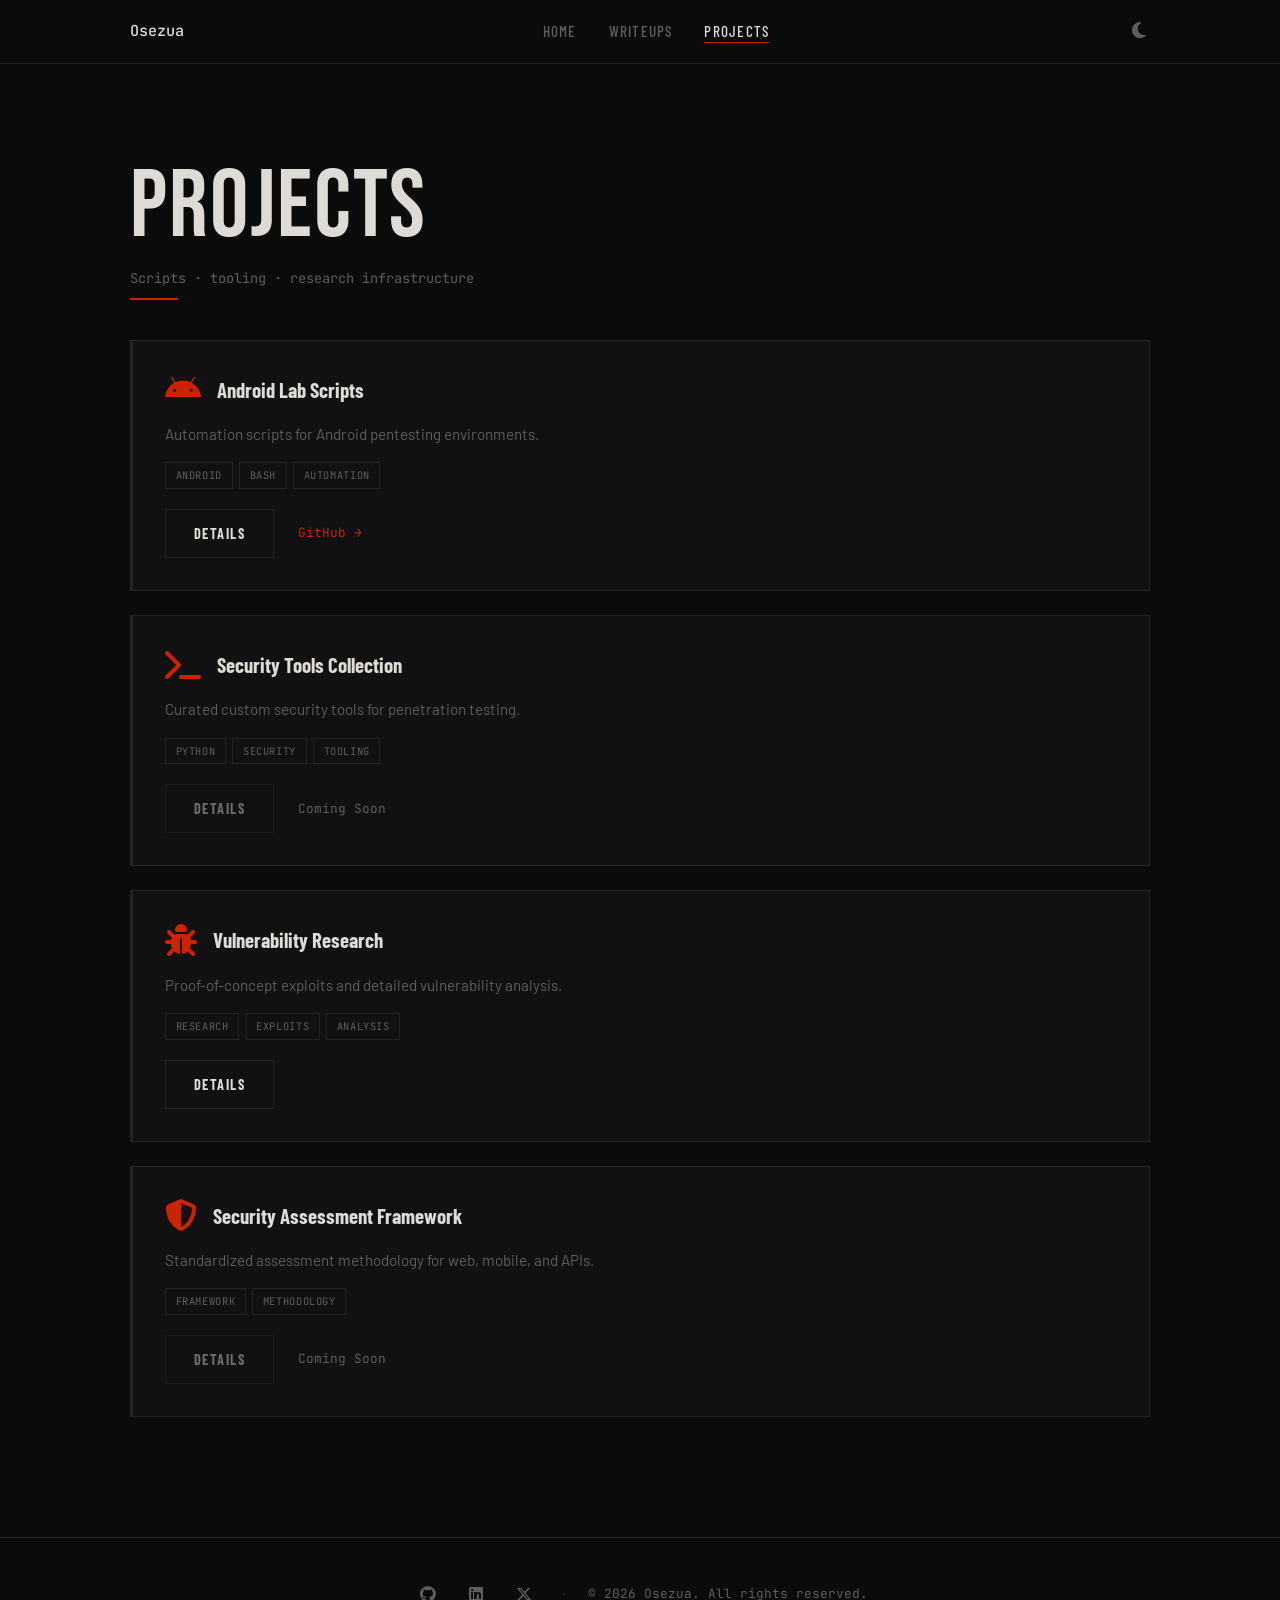
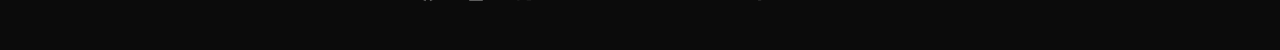
<file: projects.html>
<!DOCTYPE html>
<html lang="en">
<head>
  <meta charset="UTF-8">
  <meta name="viewport" content="width=device-width, initial-scale=1.0">
  <title>Projects | Osezua</title>
  <meta name="description" content="Cybersecurity projects, tools, and research by Osezua.">

  <link rel="preconnect" href="https://fonts.googleapis.com">
  <link rel="preconnect" href="https://fonts.gstatic.com" crossorigin>
  <link href="https://fonts.googleapis.com/css2?family=Bebas+Neue&family=Barlow+Condensed:wght@500;700&family=Barlow:wght@400;500&family=JetBrains+Mono:wght@400;500&display=swap" rel="stylesheet">

  <link rel="stylesheet" href="https://cdnjs.cloudflare.com/ajax/libs/font-awesome/6.4.2/css/all.min.css">
  <link rel="stylesheet" href="global.css">
</head>
<body>

  <header class="header">
    <div class="header-content">
      <a href="index.html" class="logo">Osezua</a>

      <nav class="nav" aria-label="Primary">
        <a href="index.html" class="nav-link">Home</a>
        <a href="writeups.html" class="nav-link">Writeups</a>
        <a href="projects.html" class="nav-link">Projects</a>
      </nav>

      <div class="header-trailing">
        <button type="button" class="theme-toggle" aria-label="Toggle theme">
          <i class="fas fa-moon" aria-hidden="true"></i>
        </button>
        <button type="button" class="hamburger" aria-label="Open menu">
          <span></span>
          <span></span>
          <span></span>
        </button>
      </div>
    </div>
  </header>

  <div class="mobile-menu">
    <button type="button" class="mobile-menu-close" aria-label="Close menu">
      <i class="fas fa-times" aria-hidden="true"></i>
    </button>
    <nav class="mobile-nav" aria-label="Mobile">
      <a href="index.html" class="mobile-nav-link">Home</a>
      <a href="writeups.html" class="mobile-nav-link">Writeups</a>
      <a href="projects.html" class="mobile-nav-link">Projects</a>
    </nav>
  </div>

  <main>
    <section class="section">
      <div class="container">
        <header class="page-header-block">
          <h1 class="page-title-display">Projects</h1>
          <p class="page-subtitle-mono">Scripts · tooling · research infrastructure</p>
          <span class="page-accent-rule" aria-hidden="true"></span>
        </header>

        <article class="project-card">
          <div class="project-card-head">
            <i class="fab fa-android project-card-icon" aria-hidden="true"></i>
            <h2 class="project-card-title">Android Lab Scripts</h2>
          </div>
          <p class="project-card-desc">Automation scripts for Android pentesting environments.</p>
          <div class="project-card-tags">
            <span class="tag">Android</span>
            <span class="tag">Bash</span>
            <span class="tag">Automation</span>
          </div>
          <div class="project-card-links">
            <a href="Projects/android-lab-scripts.html" class="btn-ghost">Details</a>
            <a href="https://github.com/0s3zu4/android-lab-scripts" target="_blank" rel="noopener noreferrer" class="project-github-link">GitHub →</a>
          </div>
        </article>

        <article class="project-card">
          <div class="project-card-head">
            <i class="fas fa-terminal project-card-icon" aria-hidden="true"></i>
            <h2 class="project-card-title">Security Tools Collection</h2>
          </div>
          <p class="project-card-desc">Curated custom security tools for penetration testing.</p>
          <div class="project-card-tags">
            <span class="tag">Python</span>
            <span class="tag">Security</span>
            <span class="tag">Tooling</span>
          </div>
          <div class="project-card-links">
            <span class="btn-ghost is-disabled" role="note">Details</span>
            <span class="project-soon">Coming Soon</span>
          </div>
        </article>

        <article class="project-card">
          <div class="project-card-head">
            <i class="fas fa-bug project-card-icon" aria-hidden="true"></i>
            <h2 class="project-card-title">Vulnerability Research</h2>
          </div>
          <p class="project-card-desc">Proof-of-concept exploits and detailed vulnerability analysis.</p>
          <div class="project-card-tags">
            <span class="tag">Research</span>
            <span class="tag">Exploits</span>
            <span class="tag">Analysis</span>
          </div>
          <div class="project-card-links">
            <a href="writeups.html" class="btn-ghost">Details</a>
          </div>
        </article>

        <article class="project-card">
          <div class="project-card-head">
            <i class="fas fa-shield-alt project-card-icon" aria-hidden="true"></i>
            <h2 class="project-card-title">Security Assessment Framework</h2>
          </div>
          <p class="project-card-desc">Standardized assessment methodology for web, mobile, and APIs.</p>
          <div class="project-card-tags">
            <span class="tag">Framework</span>
            <span class="tag">Methodology</span>
          </div>
          <div class="project-card-links">
            <span class="btn-ghost is-disabled" role="note">Details</span>
            <span class="project-soon">Coming Soon</span>
          </div>
        </article>

      </div>
    </section>
  </main>

  <footer class="footer">
    <div class="footer-content">
      <div class="social-links">
        <a href="https://github.com/0s3zu4" target="_blank" rel="noopener noreferrer" class="social-link" title="GitHub">
          <i class="fab fa-github" aria-hidden="true"></i>
        </a>
        <a href="https://www.linkedin.com/in/osezua-agboifoh/" target="_blank" rel="noopener noreferrer" class="social-link" title="LinkedIn">
          <i class="fab fa-linkedin" aria-hidden="true"></i>
        </a>
        <a href="https://x.com/__zua" target="_blank" rel="noopener noreferrer" class="social-link" title="X (Twitter)">
          <i class="fab fa-x-twitter" aria-hidden="true"></i>
        </a>
      </div>
      <span class="footer-sep" aria-hidden="true">&middot;</span>
      <span class="footer-copy">&copy; 2026 Osezua. All rights reserved.</span>
    </div>
  </footer>

  <script src="global.js"></script>
</body>
</html>
</file>
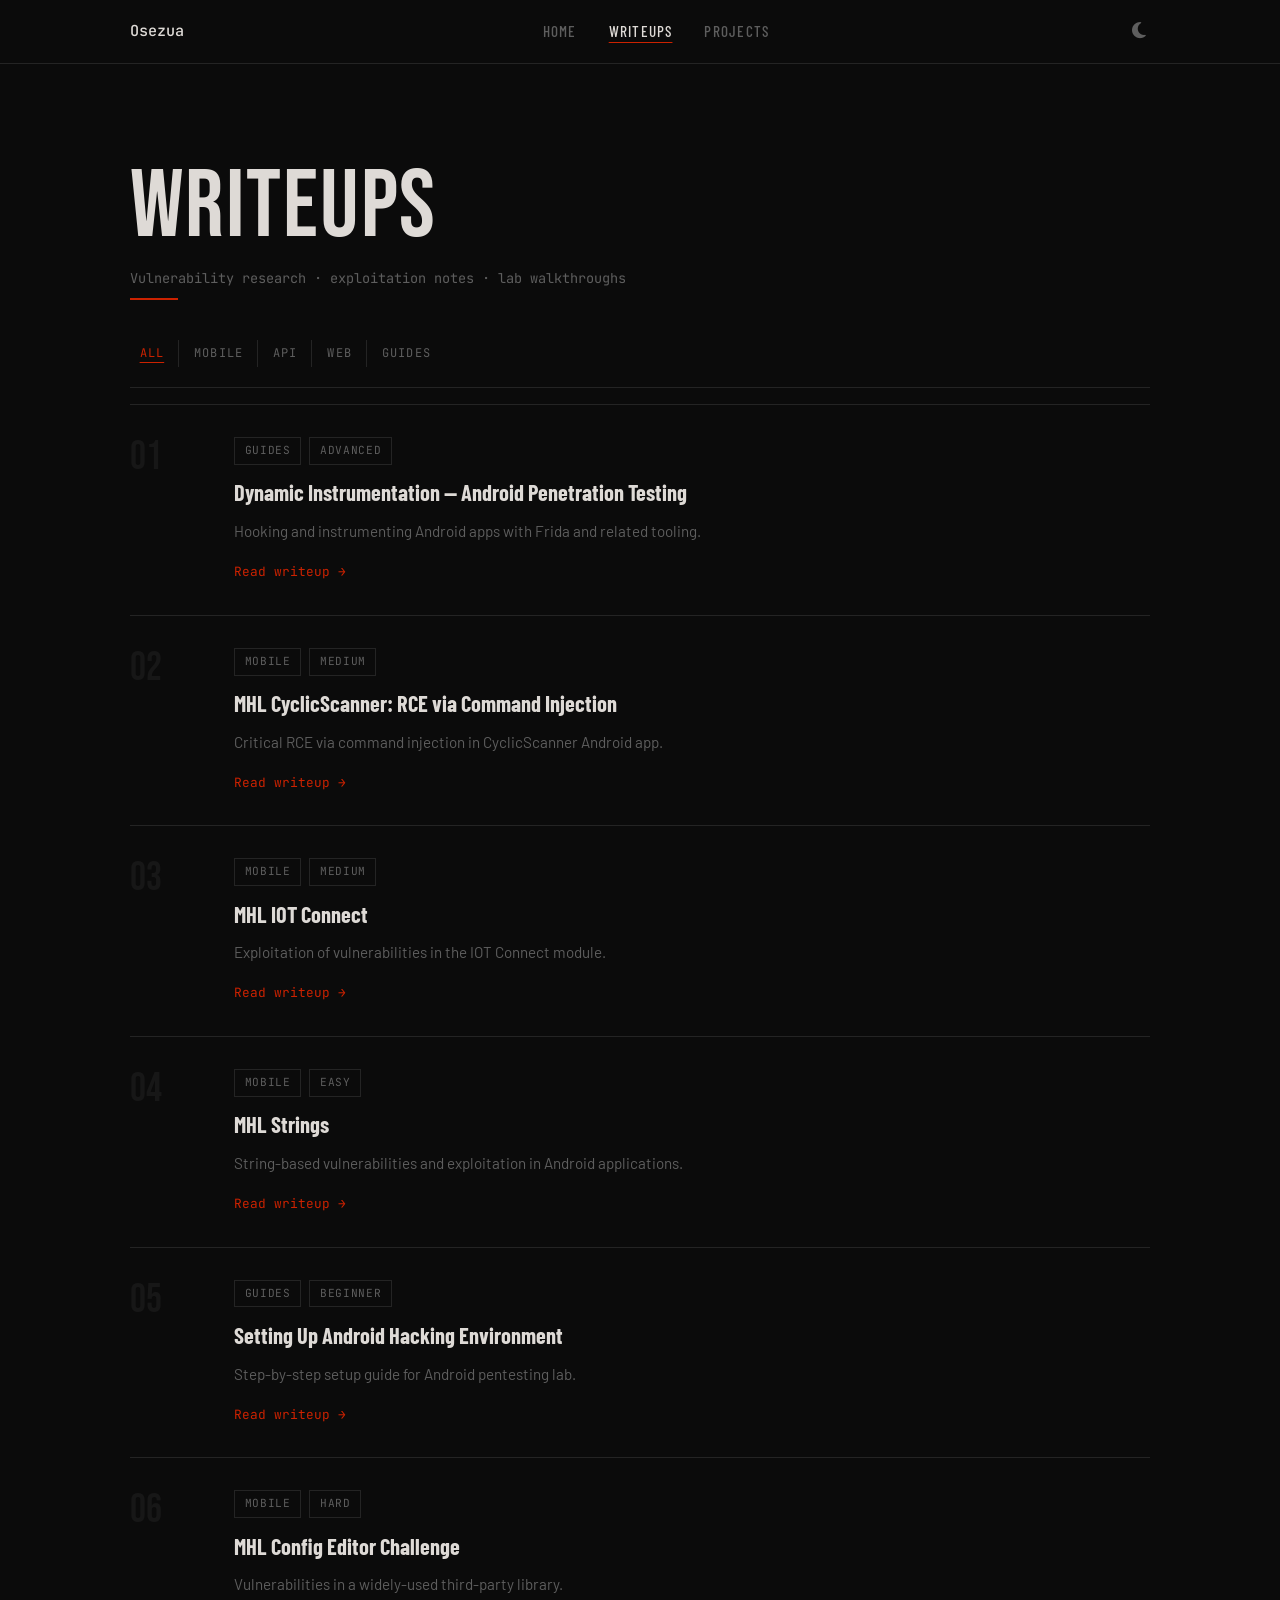
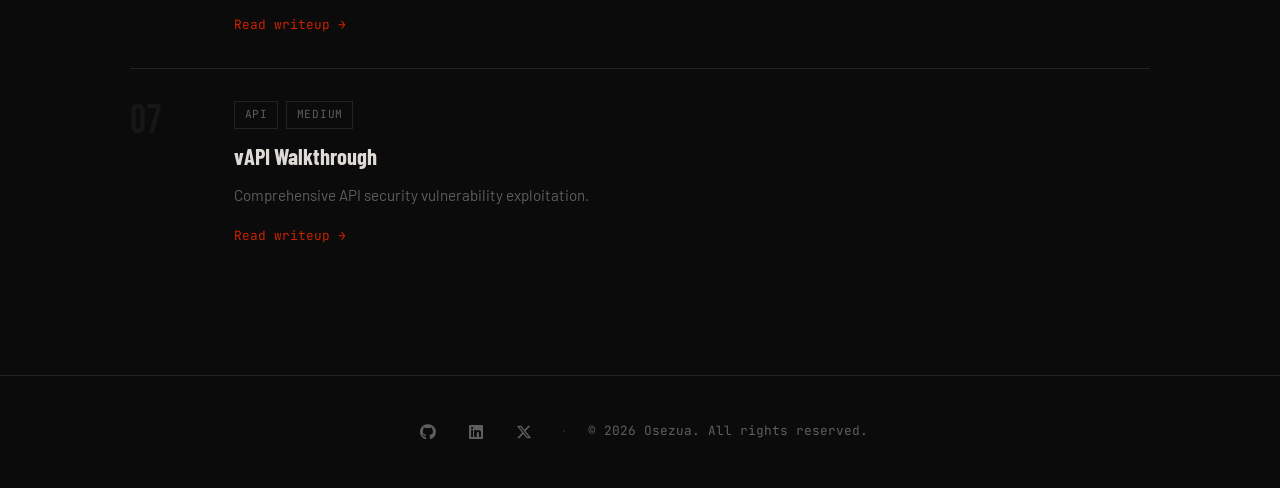
<file: writeups.html>
<!DOCTYPE html>
<html lang="en">
<head>
  <meta charset="UTF-8">
  <meta name="viewport" content="width=device-width, initial-scale=1.0">
  <title>Writeups | Osezua</title>
  <meta name="description" content="Cybersecurity writeups, vulnerability analysis, and security research.">

  <link rel="preconnect" href="https://fonts.googleapis.com">
  <link rel="preconnect" href="https://fonts.gstatic.com" crossorigin>
  <link href="https://fonts.googleapis.com/css2?family=Bebas+Neue&family=Barlow+Condensed:wght@500;700&family=Barlow:wght@400;500&family=JetBrains+Mono:wght@400;500&display=swap" rel="stylesheet">

  <link rel="stylesheet" href="https://cdnjs.cloudflare.com/ajax/libs/font-awesome/6.4.2/css/all.min.css">
  <link rel="stylesheet" href="global.css">
</head>
<body>

  <header class="header">
    <div class="header-content">
      <a href="index.html" class="logo">Osezua</a>

      <nav class="nav" aria-label="Primary">
        <a href="index.html" class="nav-link">Home</a>
        <a href="writeups.html" class="nav-link">Writeups</a>
        <a href="projects.html" class="nav-link">Projects</a>
      </nav>

      <div class="header-trailing">
        <button type="button" class="theme-toggle" aria-label="Toggle theme">
          <i class="fas fa-moon" aria-hidden="true"></i>
        </button>
        <button type="button" class="hamburger" aria-label="Open menu">
          <span></span>
          <span></span>
          <span></span>
        </button>
      </div>
    </div>
  </header>

  <div class="mobile-menu">
    <button type="button" class="mobile-menu-close" aria-label="Close menu">
      <i class="fas fa-times" aria-hidden="true"></i>
    </button>
    <nav class="mobile-nav" aria-label="Mobile">
      <a href="index.html" class="mobile-nav-link">Home</a>
      <a href="writeups.html" class="mobile-nav-link">Writeups</a>
      <a href="projects.html" class="mobile-nav-link">Projects</a>
    </nav>
  </div>

  <main>
    <section class="section">
      <div class="container">
        <header class="page-header-block">
          <h1 class="page-title-display">Writeups</h1>
          <p class="page-subtitle-mono">Vulnerability research · exploitation notes · lab walkthroughs</p>
          <span class="page-accent-rule" aria-hidden="true"></span>
        </header>

        <div class="filter-bar" role="toolbar" aria-label="Filter by category">
          <button type="button" data-filter="all" class="filter-btn active">All</button>
          <button type="button" data-filter="mobile" class="filter-btn">Mobile</button>
          <button type="button" data-filter="api" class="filter-btn">API</button>
          <button type="button" data-filter="web" class="filter-btn">Web</button>
          <button type="button" data-filter="guides" class="filter-btn">Guides</button>
        </div>

        <div class="writeups-editorial">

          <article class="writeup-entry" data-category="guides">
            <span class="entry-num" aria-hidden="true">01</span>
            <div>
              <div class="entry-tags">
                <span class="tag">Guides</span>
                <span class="tag">Advanced</span>
              </div>
              <h2 class="entry-title">
                <a href="./writeups/Android_Dynamic_Instrumentation.html">Dynamic Instrumentation — Android Penetration Testing</a>
              </h2>
              <p class="entry-desc">Hooking and instrumenting Android apps with Frida and related tooling.</p>
              <a href="./writeups/Android_Dynamic_Instrumentation.html" class="entry-link">Read writeup →</a>
            </div>
          </article>

          <article class="writeup-entry" data-category="mobile">
            <span class="entry-num" aria-hidden="true">02</span>
            <div>
              <div class="entry-tags">
                <span class="tag">Mobile</span>
                <span class="tag">Medium</span>
              </div>
              <h2 class="entry-title">
                <a href="./writeups/MHL_Cyclicscanner.html">MHL CyclicScanner: RCE via Command Injection</a>
              </h2>
              <p class="entry-desc">Critical RCE via command injection in CyclicScanner Android app.</p>
              <a href="./writeups/MHL_Cyclicscanner.html" class="entry-link">Read writeup →</a>
            </div>
          </article>

          <article class="writeup-entry" data-category="mobile">
            <span class="entry-num" aria-hidden="true">03</span>
            <div>
              <div class="entry-tags">
                <span class="tag">Mobile</span>
                <span class="tag">Medium</span>
              </div>
              <h2 class="entry-title">
                <a href="./writeups/MHL_IOTConnect.html">MHL IOT Connect</a>
              </h2>
              <p class="entry-desc">Exploitation of vulnerabilities in the IOT Connect module.</p>
              <a href="./writeups/MHL_IOTConnect.html" class="entry-link">Read writeup →</a>
            </div>
          </article>

          <article class="writeup-entry" data-category="mobile">
            <span class="entry-num" aria-hidden="true">04</span>
            <div>
              <div class="entry-tags">
                <span class="tag">Mobile</span>
                <span class="tag">Easy</span>
              </div>
              <h2 class="entry-title">
                <a href="./writeups/MHL_Strings.html">MHL Strings</a>
              </h2>
              <p class="entry-desc">String-based vulnerabilities and exploitation in Android applications.</p>
              <a href="./writeups/MHL_Strings.html" class="entry-link">Read writeup →</a>
            </div>
          </article>

          <article class="writeup-entry" data-category="guides">
            <span class="entry-num" aria-hidden="true">05</span>
            <div>
              <div class="entry-tags">
                <span class="tag">Guides</span>
                <span class="tag">Beginner</span>
              </div>
              <h2 class="entry-title">
                <a href="./writeups/SETTING UP ANDROID HACKING ENVIRONMENT.html">Setting Up Android Hacking Environment</a>
              </h2>
              <p class="entry-desc">Step-by-step setup guide for Android pentesting lab.</p>
              <a href="./writeups/SETTING UP ANDROID HACKING ENVIRONMENT.html" class="entry-link">Read writeup →</a>
            </div>
          </article>

          <article class="writeup-entry" data-category="mobile">
            <span class="entry-num" aria-hidden="true">06</span>
            <div>
              <div class="entry-tags">
                <span class="tag">Mobile</span>
                <span class="tag">Hard</span>
              </div>
              <h2 class="entry-title">
                <a href="./writeups/HACKING LABS-CONFIG EDITOR.html">MHL Config Editor Challenge</a>
              </h2>
              <p class="entry-desc">Vulnerabilities in a widely-used third-party library.</p>
              <a href="./writeups/HACKING LABS-CONFIG EDITOR.html" class="entry-link">Read writeup →</a>
            </div>
          </article>

          <article class="writeup-entry" data-category="api">
            <span class="entry-num" aria-hidden="true">07</span>
            <div>
              <div class="entry-tags">
                <span class="tag">API</span>
                <span class="tag">Medium</span>
              </div>
              <h2 class="entry-title">
                <a href="./writeups/vAPI.html">vAPI Walkthrough</a>
              </h2>
              <p class="entry-desc">Comprehensive API security vulnerability exploitation.</p>
              <a href="./writeups/vAPI.html" class="entry-link">Read writeup →</a>
            </div>
          </article>

        </div>
      </div>
    </section>
  </main>

  <footer class="footer">
    <div class="footer-content">
      <div class="social-links">
        <a href="https://github.com/0s3zu4" target="_blank" rel="noopener noreferrer" class="social-link" title="GitHub">
          <i class="fab fa-github" aria-hidden="true"></i>
        </a>
        <a href="https://www.linkedin.com/in/osezua-agboifoh/" target="_blank" rel="noopener noreferrer" class="social-link" title="LinkedIn">
          <i class="fab fa-linkedin" aria-hidden="true"></i>
        </a>
        <a href="https://x.com/__zua" target="_blank" rel="noopener noreferrer" class="social-link" title="X (Twitter)">
          <i class="fab fa-x-twitter" aria-hidden="true"></i>
        </a>
      </div>
      <span class="footer-sep" aria-hidden="true">&middot;</span>
      <span class="footer-copy">&copy; 2026 Osezua. All rights reserved.</span>
    </div>
  </footer>

  <script src="global.js"></script>
</body>
</html>
</file>
<file: global.css>
/* --- Reset --- */
*,
*::before,
*::after {
  margin: 0;
  padding: 0;
  box-sizing: border-box;
}

/* --- Variables --- */
:root {
  --bg: #0b0b0b;
  --surface: #111111;
  --surface-2: #171717;
  --border: #242424;
  --text: #dedad6;
  --muted: #5e5e5e;
  --accent: #cc2200;
  --accent-dim: rgba(204, 34, 0, 0.12);
  --font-display: "Bebas Neue", sans-serif;
  --font-head: "Barlow Condensed", sans-serif;
  --font-body: "Barlow", sans-serif;
  --font-mono: "JetBrains Mono", monospace;
}

[data-theme="light"] {
  --bg: #f5f3f0;
  --surface: #ebe8e4;
  --surface-2: #e0ddd8;
  --border: #c9c6c1;
  --text: #1a1918;
  --muted: #6b6a67;
  --accent: #cc2200;
  --accent-dim: rgba(204, 34, 0, 0.12);
}

html {
  scroll-behavior: smooth;
}

body {
  font-family: var(--font-body);
  font-weight: 400;
  background-color: var(--bg);
  color: var(--text);
  line-height: 1.6;
  font-size: 1rem;
  overflow-x: hidden;
}

a {
  color: inherit;
  text-decoration: none;
  transition: color 0.2s ease, border-color 0.2s ease, opacity 0.2s ease,
    background-color 0.2s ease;
}

img {
  max-width: 100%;
  display: block;
}

ul {
  list-style: none;
}

/* --- Layout --- */
.container {
  max-width: 1100px;
  margin: 0 auto;
  padding: 0 2.5rem;
}

@media (max-width: 768px) {
  .container {
    padding: 0 1.25rem;
  }
}

.section {
  width: 100%;
  padding: 6rem 0;
  background-color: var(--bg);
}

@media (max-width: 768px) {
  .section {
    padding: 3.5rem 0;
  }
}

.surface-section {
  background-color: var(--surface);
}

main {
  margin-top: 64px;
  min-height: calc(100vh - 64px - 120px);
}

/* --- Header --- */
.header {
  position: fixed;
  top: 0;
  left: 0;
  width: 100%;
  height: 64px;
  background: var(--bg);
  border-bottom: 1px solid var(--border);
  z-index: 100;
  display: flex;
  align-items: center;
}

.header-content {
  width: 100%;
  max-width: 1100px;
  margin: 0 auto;
  padding: 0 2.5rem;
  display: flex;
  justify-content: space-between;
  align-items: center;
  gap: 1rem;
}

@media (max-width: 768px) {
  .header-content {
    padding: 0 1.25rem;
  }
}

.logo {
  font-family: var(--font-mono);
  font-weight: 500;
  font-size: 0.95rem;
  color: var(--text);
  flex-shrink: 0;
}

.logo img {
  display: none;
}

.nav {
  display: flex;
  align-items: center;
  gap: 2rem;
}

.nav-link {
  font-family: var(--font-head);
  font-weight: 500;
  font-size: 0.95rem;
  text-transform: uppercase;
  letter-spacing: 0.08em;
  color: var(--muted);
  background: none;
  border: none;
  padding: 0;
  cursor: pointer;
}

.nav-link:hover {
  color: var(--text);
}

.nav-link.active {
  color: var(--text);
  text-decoration: underline;
  text-decoration-color: var(--accent);
  text-underline-offset: 5px;
}

.header-trailing {
  display: flex;
  align-items: center;
  gap: 1rem;
}

.theme-toggle {
  background: none;
  border: none;
  color: var(--muted);
  cursor: pointer;
  font-size: 1.15rem;
  padding: 0.25rem;
  line-height: 1;
}

.theme-toggle:hover {
  color: var(--text);
}

/* --- Hamburger --- */
.hamburger {
  display: none;
  flex-direction: column;
  justify-content: space-between;
  width: 24px;
  height: 18px;
  cursor: pointer;
  z-index: 201;
  padding: 0;
  border: none;
  background: transparent;
}

.hamburger span {
  display: block;
  width: 100%;
  height: 2px;
  background-color: var(--text);
  transition: transform 0.25s ease, opacity 0.25s ease;
}

.hamburger.active span:nth-child(1) {
  transform: translateY(8px) rotate(45deg);
}

.hamburger.active span:nth-child(2) {
  opacity: 0;
}

.hamburger.active span:nth-child(3) {
  transform: translateY(-8px) rotate(-45deg);
}

/* --- Mobile menu --- */
.mobile-menu {
  position: fixed;
  top: 0;
  right: -100%;
  width: 100%;
  height: 100vh;
  background: var(--bg);
  z-index: 200;
  display: flex;
  flex-direction: column;
  justify-content: center;
  align-items: center;
  transition: right 0.35s ease;
}

.mobile-menu.active {
  right: 0;
}

.mobile-menu-close {
  position: absolute;
  top: 1.25rem;
  right: 1.25rem;
  width: 44px;
  height: 44px;
  display: flex;
  align-items: center;
  justify-content: center;
  background: none;
  border: none;
  color: var(--text);
  font-size: 1.5rem;
  cursor: pointer;
  z-index: 201;
}

.mobile-menu-close:hover {
  color: var(--accent);
}

.mobile-nav {
  display: flex;
  flex-direction: column;
  align-items: center;
  gap: 2rem;
}

.mobile-nav-link {
  font-family: var(--font-head);
  font-weight: 700;
  font-size: 2rem;
  text-transform: uppercase;
  letter-spacing: 0.06em;
  color: var(--text);
}

.mobile-nav-link:hover,
.mobile-nav-link.active {
  color: var(--accent);
}

.mobile-nav-link.active {
  text-decoration: underline;
  text-decoration-color: var(--accent);
  text-underline-offset: 8px;
}

@media (max-width: 768px) {
  .header-content:has(.header-trailing) > .nav {
    display: none;
  }

  .header-content:not(:has(.header-trailing)) .nav .nav-link {
    display: none;
  }

  .hamburger {
    display: flex;
  }
}

/* --- Buttons --- */
.btn-primary,
.btn-ghost {
  display: inline-block;
  text-align: center;
  cursor: pointer;
}

.btn-primary {
  background: var(--accent);
  color: #fff;
  font-family: var(--font-head);
  font-weight: 700;
  font-size: 0.9rem;
  letter-spacing: 0.1em;
  text-transform: uppercase;
  padding: 0.75rem 1.75rem;
  border: none;
  transition: opacity 0.2s;
}

.btn-primary:hover {
  opacity: 0.85;
}

.btn-ghost {
  background: transparent;
  color: var(--text);
  font-family: var(--font-head);
  font-weight: 700;
  font-size: 0.9rem;
  letter-spacing: 0.1em;
  text-transform: uppercase;
  padding: 0.75rem 1.75rem;
  border: 1px solid var(--border);
  transition: border-color 0.2s, color 0.2s;
}

.btn-ghost:hover {
  border-color: var(--text);
  color: var(--text);
}

.btn-ghost:disabled,
.btn-ghost.is-disabled {
  opacity: 0.45;
  pointer-events: none;
}

/* --- Tags --- */
.tag {
  display: inline-block;
  font-family: var(--font-mono);
  font-size: 0.7rem;
  text-transform: uppercase;
  letter-spacing: 0.06em;
  padding: 0.25rem 0.6rem;
  border: 1px solid var(--border);
  color: var(--muted);
  background: transparent;
}

/* --- Section number --- */
.section-num {
  font-family: var(--font-display);
  font-size: 6rem;
  color: var(--surface-2);
  line-height: 1;
  margin-bottom: -1.5rem;
  display: block;
  user-select: none;
}

[data-theme="light"] .section-num {
  color: var(--border);
}

/* --- Code --- */
pre,
.code-block {
  font-family: var(--font-mono);
  background: var(--surface);
  border: 1px solid var(--border);
  padding: 1rem 1.25rem;
  overflow-x: auto;
  font-size: 0.875rem;
  line-height: 1.6;
  color: var(--text);
  margin: 1rem 0;
}

code {
  font-family: var(--font-mono);
  background: var(--surface);
  border: 1px solid var(--border);
  padding: 0.15rem 0.35rem;
  font-size: 0.875em;
}

/* Prism / fenced code inside writeups — don’t flatten token colours */
.writeup-body pre > code[class*="language-"] {
  display: block;
  background: transparent;
  border: none;
  padding: 0;
  font-size: inherit;
  line-height: inherit;
  color: inherit;
}

.writeup-body pre[class*="language-"] {
  margin: 1rem 0;
}

.writeup-body pre.writeup-trace {
  background: var(--surface-2);
  border: 1px solid var(--border);
  color: var(--muted);
}

.writeup-body pre.writeup-trace > code.writeup-trace {
  display: block;
  background: transparent;
  border: none;
  padding: 0;
  font-size: inherit;
  line-height: inherit;
  color: inherit;
}

/* --- Footer --- */
.footer {
  border-top: 1px solid var(--border);
  padding: 2.5rem 0;
  background: var(--bg);
  text-align: center;
}

.footer-content {
  max-width: 1100px;
  margin: 0 auto;
  padding: 0 2.5rem;
  display: flex;
  justify-content: center;
  align-items: center;
  flex-wrap: wrap;
  gap: 0.75rem 1.25rem;
  font-family: var(--font-mono);
  font-size: 0.8rem;
  color: var(--muted);
}

@media (max-width: 768px) {
  .footer-content {
    padding: 0 1.25rem;
  }
}

.footer .social-links {
  display: flex;
  gap: 1rem;
  align-items: center;
}

.social-link {
  display: flex;
  align-items: center;
  justify-content: center;
  width: 32px;
  height: 32px;
  color: var(--muted);
  font-size: 1rem;
}

.social-link:hover {
  color: var(--text);
}

.footer-sep {
  color: var(--border);
  user-select: none;
}

.footer-copy {
  font-family: var(--font-mono);
  font-size: 0.8rem;
  color: var(--muted);
}

.footer > .social-links {
  justify-content: center;
  margin-bottom: 0.5rem;
}

.footer > p {
  font-family: var(--font-mono);
  font-size: 0.8rem;
  color: var(--muted);
  text-align: center;
}

/* --- Hero (home) --- */
.hero {
  min-height: 100vh;
  padding-top: 64px;
  display: flex;
  align-items: center;
  background: var(--bg);
  width: 100%;
}

.hero-inner {
  display: grid;
  grid-template-columns: 1.4fr 1fr;
  gap: 4rem;
  align-items: center;
  width: 100%;
}

.hero-label {
  display: inline-flex;
  align-items: center;
  font-family: var(--font-mono);
  font-size: 0.85rem;
  color: var(--muted);
  margin-bottom: 0.75rem;
}

.hero-label .dot {
  width: 6px;
  height: 6px;
  background: var(--accent);
  border-radius: 50%;
  display: inline-block;
  margin-right: 0.5rem;
  flex-shrink: 0;
}

.hero-name {
  font-family: var(--font-display);
  font-size: clamp(5.5rem, 13vw, 10.5rem);
  letter-spacing: 0.04em;
  line-height: 0.88;
  color: var(--text);
  display: flex;
  align-items: center;
  flex-wrap: wrap;
  font-weight: 400;
}

.cursor-blink {
  display: inline-block;
  width: 5px;
  height: 0.75em;
  background: var(--accent);
  margin-left: 6px;
  vertical-align: middle;
  animation: blink 1s step-end infinite;
}

@keyframes blink {
  0%,
  100% {
    opacity: 1;
  }
  50% {
    opacity: 0;
  }
}

.hero-tagline {
  font-family: var(--font-body);
  font-size: 1.15rem;
  font-weight: 400;
  color: var(--muted);
  margin: 1.5rem 0;
  max-width: 28rem;
}

.domain-tags {
  display: flex;
  flex-wrap: wrap;
  gap: 0.5rem;
}

.domain-tag {
  font-family: var(--font-mono);
  font-size: 0.75rem;
  text-transform: uppercase;
  letter-spacing: 0.06em;
  border: 1px solid var(--border);
  padding: 0.3rem 0.75rem;
  color: var(--muted);
  display: inline-block;
}

.hero-actions {
  margin-top: 2.5rem;
  display: flex;
  flex-wrap: wrap;
  gap: 1rem;
}

.profile-wrap {
  width: min(320px, 100%);
  aspect-ratio: 1;
  position: relative;
  margin-left: auto;
}

.profile-img {
  width: 100%;
  height: 100%;
  object-fit: cover;
  border-radius: 50%;
  border: 2px solid var(--border);
  box-shadow: 0 0 0 1px var(--accent), 0 0 0 8px var(--accent-dim);
  display: block;
}

@media (max-width: 768px) {
  .hero-inner {
    grid-template-columns: 1fr;
    text-align: center;
  }

  .hero-image {
    order: -1;
  }

  .profile-wrap {
    margin: 0 auto;
  }

  .hero-actions {
    justify-content: center;
  }

  .domain-tags {
    justify-content: center;
  }

  .hero-tagline {
    margin-left: auto;
    margin-right: auto;
  }

  .hero-label {
    justify-content: center;
  }

  .hero-name {
    justify-content: center;
  }
}

@media (max-width: 480px) {
  .hero-name {
    font-size: clamp(4rem, 18vw, 7rem);
  }

  .section-num {
    font-size: 4rem;
    margin-bottom: -1rem;
  }

  .page-title-display {
    font-size: clamp(2.75rem, 12vw, 4rem) !important;
  }
}

/* --- Skills (home) --- */
.section-heading {
  font-family: var(--font-head);
  font-weight: 700;
  font-size: 1.35rem;
  text-transform: uppercase;
  letter-spacing: 0.1em;
  color: var(--text);
  margin-bottom: 2.5rem;
}

.skills-grid {
  display: grid;
  grid-template-columns: repeat(3, 1fr);
  gap: 3rem;
}

.skill-label {
  font-family: var(--font-mono);
  font-weight: 500;
  font-size: 0.85rem;
  color: var(--accent);
  margin-bottom: 0.5rem;
}

.skill-tools {
  font-family: var(--font-mono);
  font-size: 0.8rem;
  color: var(--muted);
  line-height: 1.7;
  margin-bottom: 1rem;
}

.skill-desc {
  font-family: var(--font-body);
  font-weight: 400;
  font-size: 0.95rem;
  color: var(--text);
  line-height: 1.7;
}

@media (max-width: 768px) {
  .skills-grid {
    grid-template-columns: 1fr;
    gap: 2.5rem;
  }
}

/* --- Certifications --- */
.cert-grid {
  display: grid;
  grid-template-columns: repeat(4, 1fr);
  gap: 1.25rem;
}

.cert-card {
  background: var(--surface);
  border: 1px solid var(--border);
  padding: 1.5rem;
  text-align: center;
  transition: border-color 0.2s, background-color 0.2s;
}

.cert-card:hover {
  border-color: var(--accent);
}

.cert-card img {
  height: 48px;
  width: auto;
  max-width: 100%;
  object-fit: contain;
  margin: 0 auto 1rem;
}

.cert-name {
  font-family: var(--font-head);
  font-weight: 700;
  font-size: 1rem;
  color: var(--text);
  margin-bottom: 0.35rem;
}

.cert-issuer {
  font-family: var(--font-mono);
  font-size: 0.75rem;
  color: var(--muted);
}

@media (max-width: 768px) {
  .cert-grid {
    grid-template-columns: repeat(2, 1fr);
  }
}

@media (max-width: 480px) {
  .cert-grid {
    grid-template-columns: 1fr;
  }
}

/* --- Recent work rows --- */
.work-row {
  display: grid;
  grid-template-columns: 4.5rem 1fr;
  gap: 1.5rem 2rem;
  align-items: start;
  border-top: 1px solid var(--border);
  padding: 2rem 0;
}

.work-meta {
  display: flex;
  flex-wrap: wrap;
  gap: 0.5rem;
  margin-bottom: 0.75rem;
}

.work-title {
  font-family: var(--font-head);
  font-weight: 700;
  font-size: 1.4rem;
  margin-bottom: 0.5rem;
}

.work-title a {
  color: var(--text);
  text-decoration: none;
}

.work-title a:hover {
  color: var(--accent);
}

.work-desc {
  font-family: var(--font-body);
  font-weight: 400;
  font-size: 0.95rem;
  color: var(--muted);
  line-height: 1.6;
  max-width: 40rem;
  margin-bottom: 1rem;
}

.work-link {
  font-family: var(--font-mono);
  font-size: 0.8rem;
  color: var(--accent);
}

.work-link:hover {
  text-decoration: underline;
}

/* --- Page headers (writeups / projects) --- */
.page-header-block {
  margin-bottom: 2.5rem;
}

.page-title-display {
  font-family: var(--font-display);
  font-size: clamp(3.5rem, 8vw, 6rem);
  color: var(--text);
  line-height: 1;
  font-weight: 400;
  letter-spacing: 0.02em;
}

.page-subtitle-mono {
  font-family: var(--font-mono);
  font-size: 0.85rem;
  color: var(--muted);
  margin-top: 0.75rem;
}

.page-accent-rule {
  display: block;
  width: 48px;
  height: 2px;
  background: var(--accent);
  margin-top: 0.5rem;
}

/* --- Writeups filter & entries --- */
.filter-bar {
  display: flex;
  flex-wrap: wrap;
  align-items: center;
  gap: 0.5rem 0;
  margin-bottom: 1rem;
  padding-bottom: 1.25rem;
  border-bottom: 1px solid var(--border);
}

.filter-btn {
  font-family: var(--font-mono);
  font-size: 0.75rem;
  text-transform: uppercase;
  letter-spacing: 0.1em;
  background: none;
  border: none;
  color: var(--muted);
  cursor: pointer;
  padding: 0.35rem 0.6rem;
}

.filter-btn:not(:last-child) {
  border-right: 1px solid var(--border);
  padding-right: 0.85rem;
  margin-right: 0.35rem;
}

.filter-btn:hover {
  color: var(--text);
}

.filter-btn.active {
  color: var(--accent);
  text-decoration: underline;
  text-decoration-thickness: 1px;
  text-underline-offset: 5px;
}

.writeups-editorial {
  display: flex;
  flex-direction: column;
}

.writeup-entry {
  display: grid;
  grid-template-columns: 4.5rem 1fr;
  gap: 1.5rem 2rem;
  border-top: 1px solid var(--border);
  padding: 2rem 0;
  align-items: start;
}

.entry-num {
  font-family: var(--font-display);
  font-size: 2.5rem;
  line-height: 1;
  color: var(--surface-2);
  user-select: none;
}

[data-theme="light"] .entry-num {
  color: #c4c2be;
}

.entry-tags {
  display: flex;
  flex-wrap: wrap;
  gap: 0.5rem;
  margin-bottom: 0.65rem;
}

.entry-title {
  font-family: var(--font-head);
  font-weight: 700;
  font-size: 1.4rem;
  margin-bottom: 0.5rem;
}

.entry-title a {
  color: var(--text);
  text-decoration: none;
}

.entry-title a:hover {
  color: var(--accent);
}

.entry-desc {
  font-family: var(--font-body);
  font-weight: 400;
  font-size: 0.95rem;
  color: var(--muted);
  line-height: 1.6;
  max-width: 42rem;
  margin-bottom: 0.85rem;
}

.entry-link {
  font-family: var(--font-mono);
  font-size: 0.8rem;
  color: var(--accent);
}

.entry-link:hover {
  text-decoration: underline;
}

@media (max-width: 768px) {
  .writeup-entry {
    grid-template-columns: 1fr;
  }

  .work-row {
    grid-template-columns: 1fr;
  }

  .entry-num {
    display: none;
  }
}

/* --- Project cards --- */
.project-card {
  background: var(--surface);
  border: 1px solid var(--border);
  border-left: 3px solid var(--border);
  padding: 2rem;
  margin-bottom: 1.5rem;
  transition: border-left-color 0.2s, background-color 0.2s;
}

.project-card:hover {
  border-left-color: var(--accent);
  background: var(--surface-2);
}

.project-card-head {
  display: flex;
  align-items: center;
  gap: 1rem;
  margin-bottom: 1rem;
}

.project-card-icon {
  font-size: 2rem;
  color: var(--accent);
  flex-shrink: 0;
}

.project-card-title {
  font-family: var(--font-head);
  font-weight: 700;
  font-size: 1.3rem;
  color: var(--text);
}

.project-card-desc {
  font-family: var(--font-body);
  font-weight: 400;
  font-size: 0.95rem;
  color: var(--muted);
  margin-bottom: 1rem;
  line-height: 1.6;
}

.project-card-tags {
  display: flex;
  flex-wrap: wrap;
  gap: 0.4rem;
  margin-bottom: 1.25rem;
}

.project-card-tags .tag {
  font-size: 0.65rem;
}

.project-card-links {
  display: flex;
  flex-wrap: wrap;
  align-items: center;
  gap: 1rem 1.5rem;
}

.project-github-link {
  font-family: var(--font-mono);
  font-size: 0.8rem;
  color: var(--accent);
}

.project-github-link:hover {
  text-decoration: underline;
}

.project-soon {
  font-family: var(--font-mono);
  font-size: 0.8rem;
  color: var(--muted);
}

/* --- Legacy: side panels hidden --- */
.side-panel,
.side-panel-toggle,
.side-panel-overlay,
.toc-side-panel {
  display: none !important;
}

/* --- Writeup / project article layout --- */
main.writeup-plain,
main.writeup-plain.with-toc {
  margin: 0 auto;
  margin-top: 64px;
  padding: 2rem 2.5rem 4rem;
  width: 100%;
  max-width: 1100px;
  box-sizing: border-box;
}

main.projects-main,
main.main.projects-main {
  margin: 0 auto;
  margin-top: 64px;
  padding: 2rem 2.5rem 4rem;
  width: 100%;
  max-width: 1100px;
  box-sizing: border-box;
}

.project-detail .project-header h1 {
  font-family: var(--font-display);
  font-size: clamp(2rem, 5vw, 3rem);
  line-height: 1;
  margin-bottom: 1rem;
}

.project-detail .project-meta {
  display: flex;
  flex-wrap: wrap;
  gap: 0.5rem;
  margin-bottom: 2rem;
}

.project-detail .project-content h2 {
  font-family: var(--font-head);
  font-weight: 700;
  margin-top: 2rem;
  margin-bottom: 0.75rem;
  font-size: 1.25rem;
  text-transform: uppercase;
  letter-spacing: 0.06em;
}

.project-detail .project-content ul {
  list-style: disc;
  margin-left: 1.25rem;
  margin-bottom: 1rem;
  color: var(--text);
}

.project-detail .project-content li {
  margin-bottom: 0.35rem;
}

.project-link {
  display: inline-flex;
  align-items: center;
  gap: 0.5rem;
  font-family: var(--font-mono);
  font-size: 0.85rem;
  color: var(--accent);
  border: 1px solid var(--accent);
  padding: 0.65rem 1.25rem;
  margin-top: 0.5rem;
}

.project-link:hover {
  background: var(--accent-dim);
}

.project-navigation,
.writeup-navigation {
  margin-top: 3rem;
  padding-top: 2rem;
  border-top: 1px solid var(--border);
}

.project-navigation .btn,
.project-navigation .btn-secondary,
.writeup-navigation .btn,
.writeup-navigation .btn-secondary {
  font-family: var(--font-head);
  font-weight: 700;
  font-size: 0.85rem;
  text-transform: uppercase;
  letter-spacing: 0.08em;
  display: inline-flex;
  align-items: center;
  gap: 0.5rem;
  padding: 0.65rem 1.25rem;
  border: 1px solid var(--border);
  color: var(--text);
  background: transparent;
  cursor: pointer;
  text-decoration: none;
}

.project-navigation .btn:hover,
.project-navigation .btn-secondary:hover,
.writeup-navigation .btn:hover,
.writeup-navigation .btn-secondary:hover {
  border-color: var(--accent);
  color: var(--accent);
}

/* --- Writeup template hero --- */
.writeup-hero-title {
  font-family: var(--font-display);
  font-size: clamp(2.5rem, 6vw, 4.5rem);
  line-height: 1;
  color: var(--text);
  font-weight: 400;
  margin-bottom: 0.75rem;
}

.writeup-hero-meta {
  font-family: var(--font-mono);
  font-size: 0.8rem;
  color: var(--muted);
  display: flex;
  flex-wrap: wrap;
  gap: 0.5rem 1rem;
  margin-bottom: 1rem;
}

.writeup-hero-rule {
  width: 48px;
  height: 2px;
  background: var(--accent);
  margin-bottom: 2rem;
}

.writeup-body h2 {
  font-family: var(--font-head);
  font-weight: 700;
  font-size: 1.35rem;
  text-transform: uppercase;
  letter-spacing: 0.06em;
  margin-top: 2.5rem;
  margin-bottom: 0.75rem;
  color: var(--text);
}

.writeup-body h3 {
  font-family: var(--font-head);
  font-weight: 700;
  font-size: 1.1rem;
  margin-top: 1.5rem;
  margin-bottom: 0.5rem;
  color: var(--text);
}

.writeup-body p,
.writeup-body li {
  font-family: var(--font-body);
  font-size: 1rem;
  line-height: 1.7;
  color: var(--text);
  margin: 0.65rem 0;
}

.writeup-body ul {
  list-style: disc;
  margin-left: 1.25rem;
  margin-bottom: 1rem;
}

.writeup-body img {
  max-width: 100%;
  height: auto;
  border: 1px solid var(--border);
  margin: 1.25rem 0;
}

.writeup-body table {
  width: 100%;
  border-collapse: collapse;
  margin: 1.25rem 0;
  font-family: var(--font-body);
  font-size: 0.95rem;
  line-height: 1.55;
  border: 1px solid var(--border);
}

.writeup-body th,
.writeup-body td {
  border: 1px solid var(--border);
  padding: 0.7rem 0.9rem;
  text-align: left;
  vertical-align: top;
}

.writeup-body thead th {
  font-family: var(--font-mono);
  font-size: 0.72rem;
  font-weight: 600;
  text-transform: uppercase;
  letter-spacing: 0.06em;
  background: var(--surface);
  color: var(--text);
}

.writeup-body tbody tr:nth-child(even) {
  background: var(--surface);
}

@media (max-width: 768px) {
  main.writeup-plain,
  main.writeup-plain.with-toc,
  main.projects-main,
  main.main.projects-main {
    padding-left: 1.25rem;
    padding-right: 1.25rem;
  }
}
</file>
